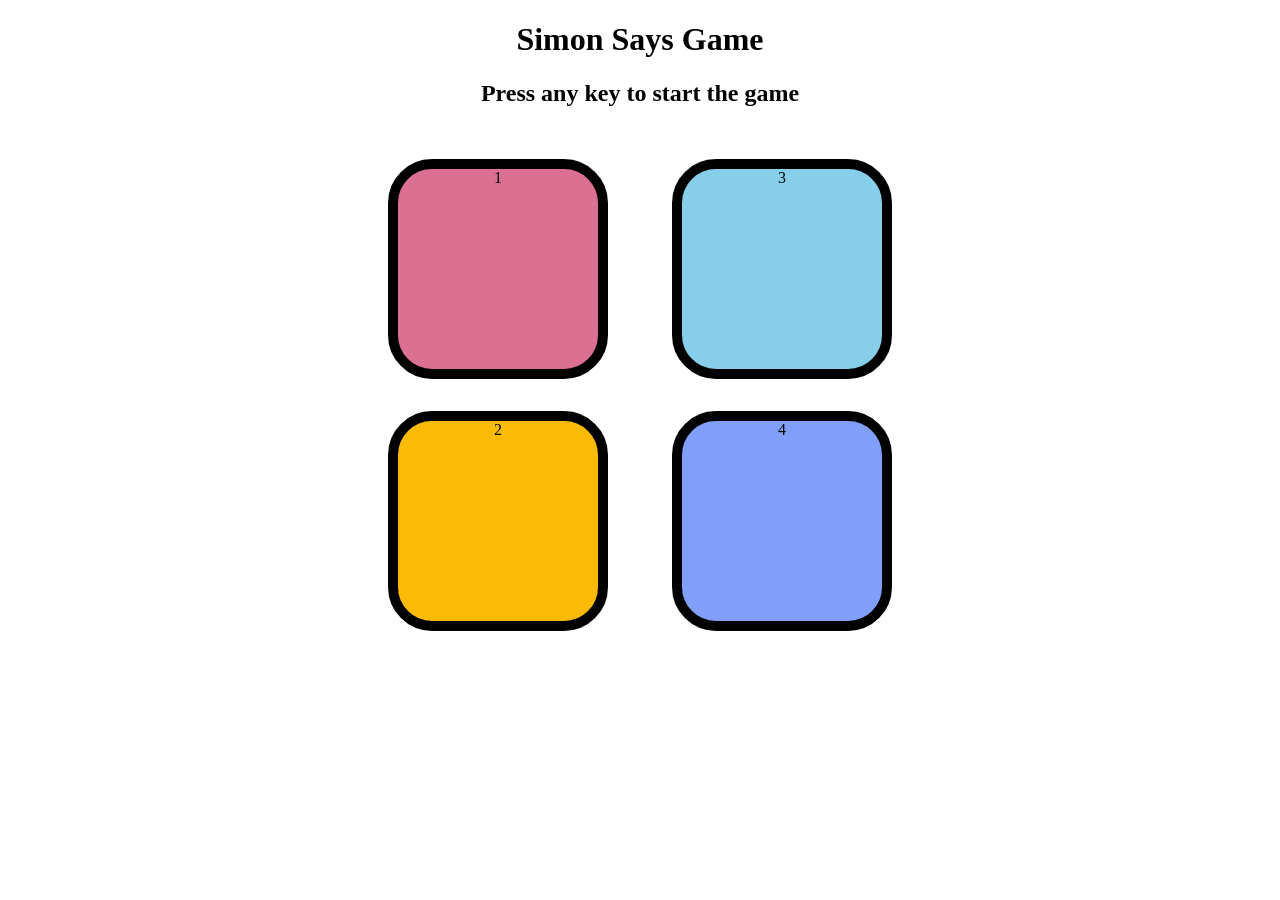
<file: js mini project/index.html>
<!DOCTYPE html>
<html lang="en">
<head>
    <meta charset="UTF-8">
    <meta name="viewport" content="width=device-width, initial-scale=1.0">
    <title>Simon Says Game</title>
    <link rel="stylesheet" href="styles.css">
    
</head>
<body>
   <h1>Simon Says Game</h1> 
   <h2>Press any key to start the game</h2>

   <div class="btn-container">
    <div class="line-one">
        <div class="btn red" type="button" id="red" >1</div>
        <div class="btn yellow" type="button" id="yellow">2</div>
    </div>

    <div class="line-two">
        <div class="btn green" type="button" id="green">3</div>
        <div class="btn purple" type="button" id="purple">4</div>
    </div>
   </div>
   <script src="app.js"></script>
</body>
</html>
</file>
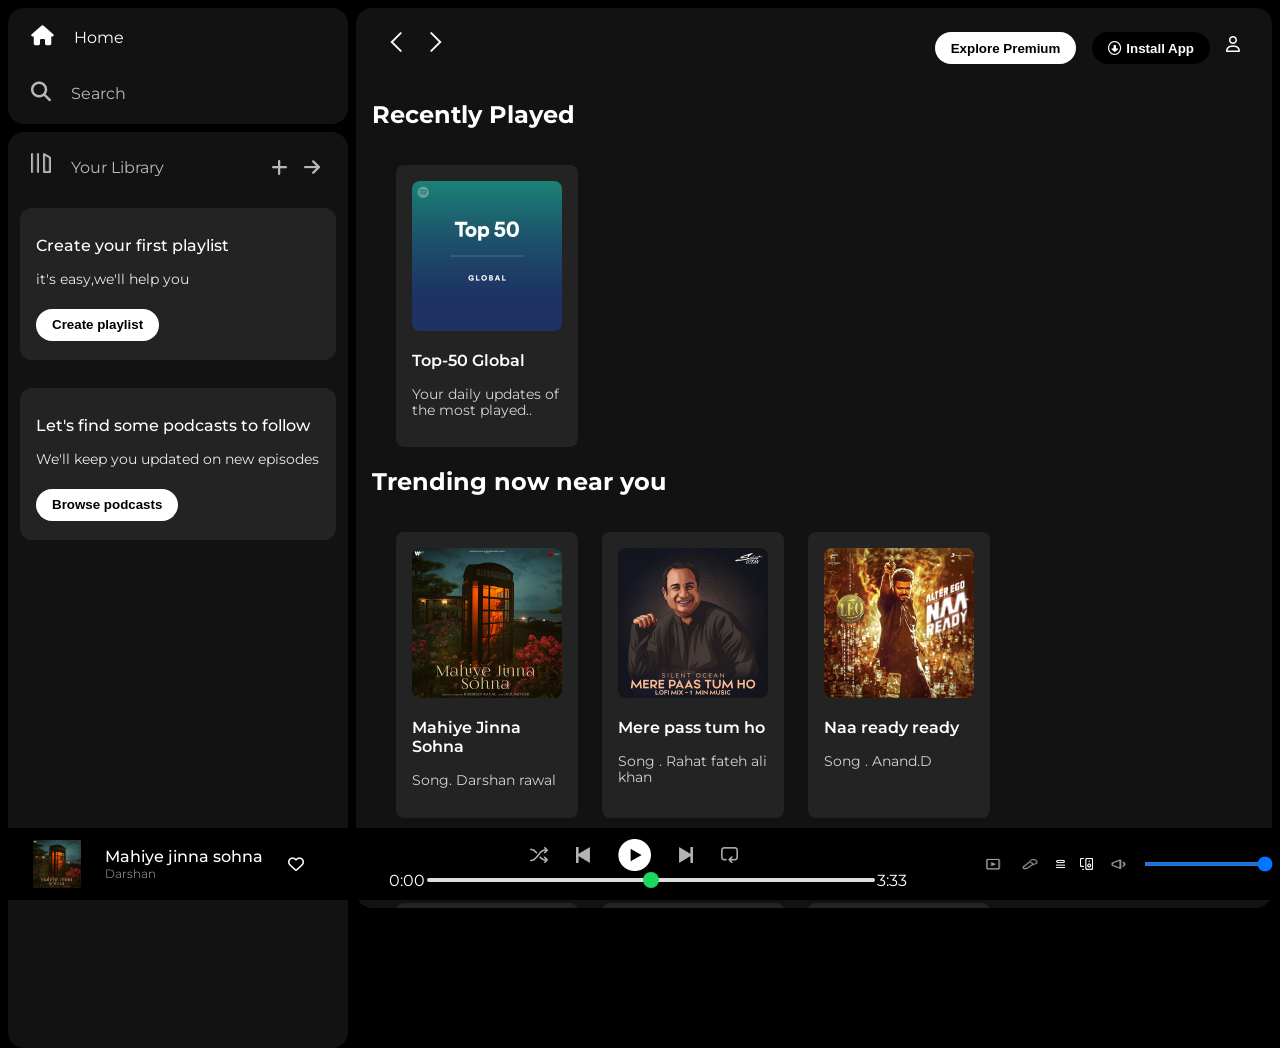
<file: Spotify-clone/project.html>
<!DOCTYPE html>
<html lang="en">
<head>
    <meta charset="UTF-8">
    <meta name="viewport" content="width=device-width, initial-scale=1.0">
    <link rel="stylesheet" href="https://cdnjs.cloudflare.com/ajax/libs/font-awesome/6.5.1/css/all.min.css" integrity="sha512-DTOQO9RWCH3ppGqcWaEA1BIZOC6xxalwEsw9c2QQeAIftl+Vegovlnee1c9QX4TctnWMn13TZye+giMm8e2LwA==" crossorigin="anonymous" referrerpolicy="no-referrer" />
    <link rel="icon" href="./project-images/logo.png">
    <link rel="preconnect" href="https://fonts.googleapis.com">
<link rel="preconnect" href="https://fonts.gstatic.com" crossorigin>
<link href="https://fonts.googleapis.com/css2?family=Montserrat:ital,wght@0,100..900;1,100..900&display=swap" rel="stylesheet">
    <title>Spotify-WebPlayer:Music For Everyone</title>
    <link rel="stylesheet" href="project.css">
</head>
<body><div class="main">
    <div class="sidebar"> 
        <div class="nav">
            <div class="nav-option"  style="opacity:1"     >
                <i class="fa-solid fa-house"></i>
                <a href="#">Home</a>
            </div>
            <div class="nav-option">
                <i class="fa-solid fa-magnifying-glass"></i>
                <a href="#">Search</a>
            </div>
        </div>
        <div class="library">
            <div class="options">
                <div class="lib-options nav-option">
                    <img src="./project-images/library_icon.png">
                    <a href="#">Your Library</a>
                </div>
                <div class="icons">
                    <i class="fa-solid fa-plus"></i>
                    <i class="fa-solid fa-arrow-right"></i>
                </div>
            </div>
                <div class="lib-boxes">
                    <div class="box">
                        <p class="box-p1">Create your first playlist</p>
                        <p class="box-p2">it's easy,we'll help you</p>
                        <button class="badge">Create playlist</button>
                    </div>
                    <div class="box">
                        <p class="box-p1">Let's find some podcasts to follow</p>
                        <p class="box-p2">We'll keep you updated on new episodes</p>
                        <button class="badge">Browse podcasts</button>
                    </div>
                </div>
            
        </div>
    </div>
    <div class="main-content">
        <div class="sticky-nav">
            <div class="sticky-nav-icons">
                <img src="./project-images/backward_icon.png">
                <img src="./project-images/forward_icon.png" class="hide">
            </div>
            <div class="sticky-nav-options">
                 <button class="badge nav-items hide">Explore Premium</button>
                 <button class="badge nav-items dark-badge"><i class="fa-regular fa-circle-down" style="margin-right: 5px;"></i>Install App</button>
                 <i class="fa-regular fa-user nav-items "></i>
            </div>
            
            
        </div>
        
        <h2>Recently Played</h2>
        <div class="card-container">
            <div class="card">
                <img src="./project-images/card1img.jpeg" class="card-img">
                <p class="card-title"> Top-50 Global</p>
                <p class="card-info"> Your daily updates of the most played..</p>
            </div>
        </div>
    
        <h2>Trending now near you</h2>
        <div class="card-container">
            <div class="card">
                <img src="./project-images/card2img.jpeg" class="card-img">
                <p class="card-title"> Mahiye Jinna Sohna</p>
                <p class="card-info"> Song. Darshan rawal</p>
            </div>
            <div class="card">
                <img src="./project-images/card3img.jpeg" class="card-img">
                <p class="card-title">Mere pass tum ho</p>
                <p class="card-info">Song . Rahat fateh ali khan</p>
            </div>
            <div class="card">
                <img src="./project-images/card4img.jpeg" class="card-img">
                <p class="card-title"> Naa ready ready</p>
                <p class="card-info"> Song . Anand.D </p>
            </div>
        </div>

        <h2>Featured charts</h2>
        <div class="card-container">
            <div class="card">
                <img src="./project-images/card5img.jpeg" class="card-img">
                <p class="card-title"> Top songs Global</p>
                <p class="card-info"> Your daily updates of the most played..</p>
            </div>
            <div class="card">
                <img src="./project-images/card6img.jpeg" class="card-img">
                <p class="card-title"> Top songs India</p>
                <p class="card-info"> Your daily updates of the most played..</p>
            </div>
            <div class="card">
                <img src="./project-images/card1img.jpeg" class="card-img">
                <p class="card-title"> Top-50 Global</p>
                <p class="card-info"> Your daily updates of the most played..</p>
            </div>
        </div>
        <div class="footer">
            <div class="line"></div>
        </div>
    </div>
    <div class="music-player" style="width:100%">
         <div class="album">
            <img src="./project-images/card2img.jpeg">
            <div class="names"><p class="song">Mahiye jinna sohna</p>
            <p class="singer">Darshan</p></div>
            <i class="fa-regular fa-heart"></i>
         </div>
        <div class="player">
            <div class="player-controls">
                <img src="./project-images/player_icon1.png" class="player-control-icons">
                <img src="./project-images/player_icon2.png" class="player-control-icons">
                <img src="./project-images/player_icon3.png" class="player-control-icons" style="opacity: 1; height:2rem;">
                <img src="./project-images/player_icon4.png" class="player-control-icons">
                <img src="./project-images/player_icon5.png" class="player-control-icons">
            </div>
            <div class="playback-bar">
                <span class="curr-time">0:00</span>
                <input type="range" min="0" max="100" class="progress-bar" step="1">
                <span class="tot-time">3:33</span>
            </div>
        </div>
        <div class="controls">
            <img src="./project-images/controls_icon1.png" class="control-icons">
            <img src="./project-images/controld_icon2.png" class="control-icons">
            <img src="./project-images/controls_icon3.png" class="control-icons-big">
            <img src="./project-images/controls_icon4.png" class="control-icons-big">
            <img src="./project-images/controls_icon5.png" class="control-icons">
            <input type="range" min="0" max="100" step="10" value="100" class="control-progressbar">
        </div> 
    </div>
</div>
    
</body>
</html>
</file>
<file: js mini project/styles.css>
body{
    text-align: center;
}

.btn{
    height: 200px;
    width: 200px;
    border-radius: 20%;
    border: 10px solid black;
    margin: 2rem;
}

.btn-container{
    display: flex;
    justify-content: center;
}

.yellow{
    background-color: rgb(251, 186, 6);   
}
/* f99b45 */

.red{
    background-color: palevioletred; 
}
/* d95980 */

.green{
    background-color: skyblue;  
}
/* 63aac0 */

.purple{
    background-color: #819ff9;
}


.flash{
    background-color: white;
}

.userflash{
    background-color: green;
}
</file>
<file: Spotify-clone/project.css>
body{
    font-family: "Montserrat", sans-serif;
    background-color: black;
    color: white;
    overflow: hidden;     
    margin: 0;
}
.main{
    display: flex;
    height: 100vh;
    padding: 0.5rem;
}
.sidebar{
    background-color: black;
    width: 340px;
    border-radius: 1rem;
    margin-right: 0.5rem;
}
.main-content{
    background-color:#121212;
    flex:1;
    border-radius: 1rem;
    overflow: auto;
    padding: 0 1rem 0 1rem;
}
.music-player{
    background-color:black;
    position: fixed;
    bottom: 0%;
    height: 72px;
    width: 100%;
   
   
}
a{
    text-decoration:none ;
    color: white;
}
.nav{
    background-color: #121212;
    border-radius: 1rem;
    height: 100px;
    display: flex;
    flex-direction: column;
    justify-content: center;
    padding: 0.5rem 0.75rem;

}
.nav-option{
    line-height: 2.5rem;
    opacity: 0.7;
    padding: 0.5rem 0.7rem;
}
.nav-option:hover{
    opacity: 1;
}
.nav-option i{
    font-size: 1.25rem;
}
.nav-option a{
font-size: 1rem;
margin-left: 1rem;
}
.library{
    background-color: #121212;
    border-radius: 1rem;
      height: 100%;  
    margin-top: 0.5rem;
    padding: 0.5rem 0.75rem ;
}
.options{
    display: flex;
    justify-content: space-between;
    align-items: center;
}
.lib-options img{
    height: 1.25rem;
    width: 1.25rem;
}
.icons{
    font-size: 1.15rem;
    display: flex;
}
.icons i{
    opacity: 0.7;
    padding-right: 1rem;
}
.icons i:hover{
    opacity: 1;
}
.box{
    background-color: #232323;
    height: 8rem;
    border-radius: 0.75rem;
    margin: 0.75rem 0 1.75rem 0;
    padding:0.75rem 1rem ;
}
.box-p1{
    font-size: 1rem;
    font-weight: 500;
}
.box-p2{
    font-size: 0.85rem;
    opacity: 0.9;
}
.badge{
    border:none;
    border-radius: 85px;
    font-weight: 700;
    background-color: white;
    height: 2rem;
    padding: 0.25rem 1rem;
    margin-top: 0.5rem;
    width: fit-content;
}
.dark-badge{
    background-color: black;
    color: white;
}
.sticky-nav{
    position: sticky;
    top: 0;
    display: flex;
    justify-content: space-between;
    align-items: center;
    background-color: #121212;
    padding: 1rem 0 1rem 0;
    z-index: 10;
}
.sticky-nav-icons img{
    margin-left: 0.75rem;

}
.sticky-nav-options {
    display: flex;
    justify-content: center;
    align-items: center;
}
.nav-items{
    margin-right: 1rem;
}
@media (max-width:1000px){
    .hide{
        display: none;
    }
}
.card{
    background-color: #232323;
    width: 150px;
    border-radius: 0.5rem;
    padding:1rem;
    margin-top: 1rem;
    margin-left: 1.5rem;
}
.card-img{
    width: 100%;
    border-radius: 0.5rem;
}
.card-container{
    display: flex;
    flex-wrap: wrap;
}
.card-title{
    font-weight: 600;
}
.card-info{
    font-size: 0.85rem;
    opacity: 0.8;
}
.footer{
    height: 300px;
    display: flex;
    justify-content: center;
    align-items: center;
}
.line{
    height: 50%;
    width: 90%;
    border-top: 2px solid white;
    opacity: 0.4;
}
.music-player{
    display: flex;
    justify-content: space-between;
    align-items: center;
}
 .album{
    width: 25%;
    display: flex;
    justify-content: space-evenly;
    align-items: center;
}
.album img{
    height: 3rem;
    width: 3rem;
}

.song{
    font-weight: 500;
    font-size: 1rem;
    margin: 0 0;
}
.singer{
    font-weight: 300;
    opacity: 0.7;
    font-size: 0.75rem;
    margin: 0 0;
    
}
.player{
    width: 50%;
}
.player-controls{
    display: flex;
    justify-content: center;
    align-items: center;
    
}

.controls{
    width: 25%;
    display: flex;
    justify-content: space-evenly;
    align-items: center;
} 
.control-icons{
    height: 1.5rem;
    width: 1.5rem;
    
}
.control-icons-big{
    height: 0.8rem;
    width: 0.8rem;
}
.control-progressbar{
    height: 0.2rem;
    border-radius: 100px;
}
.player-control-icons{
    height: 1rem;
    margin-right: 1.75rem;
    opacity: 0.7;

}
.player-control-icons:hover{
    opacity: 1;
}
.playback-bar{
    display: flex;
    justify-content: center;
    align-items: center;
}
.progress-bar{
    width: 70%;
    appearance: none;
    background-color: transparent;
    cursor: pointer;
}
.progress-bar::-webkit-slider-runnable-track{
    background-color: #ddd;
    border-radius: 100px;
    height: 0.2rem;

}
.progress-bar::-webkit-slider-thumb{
    appearance: none;
    height: 1rem;
    width: 1rem;
    border-radius: 50%;
    background-color: #1bd760;
    margin-top: -6px;

}
</file>
